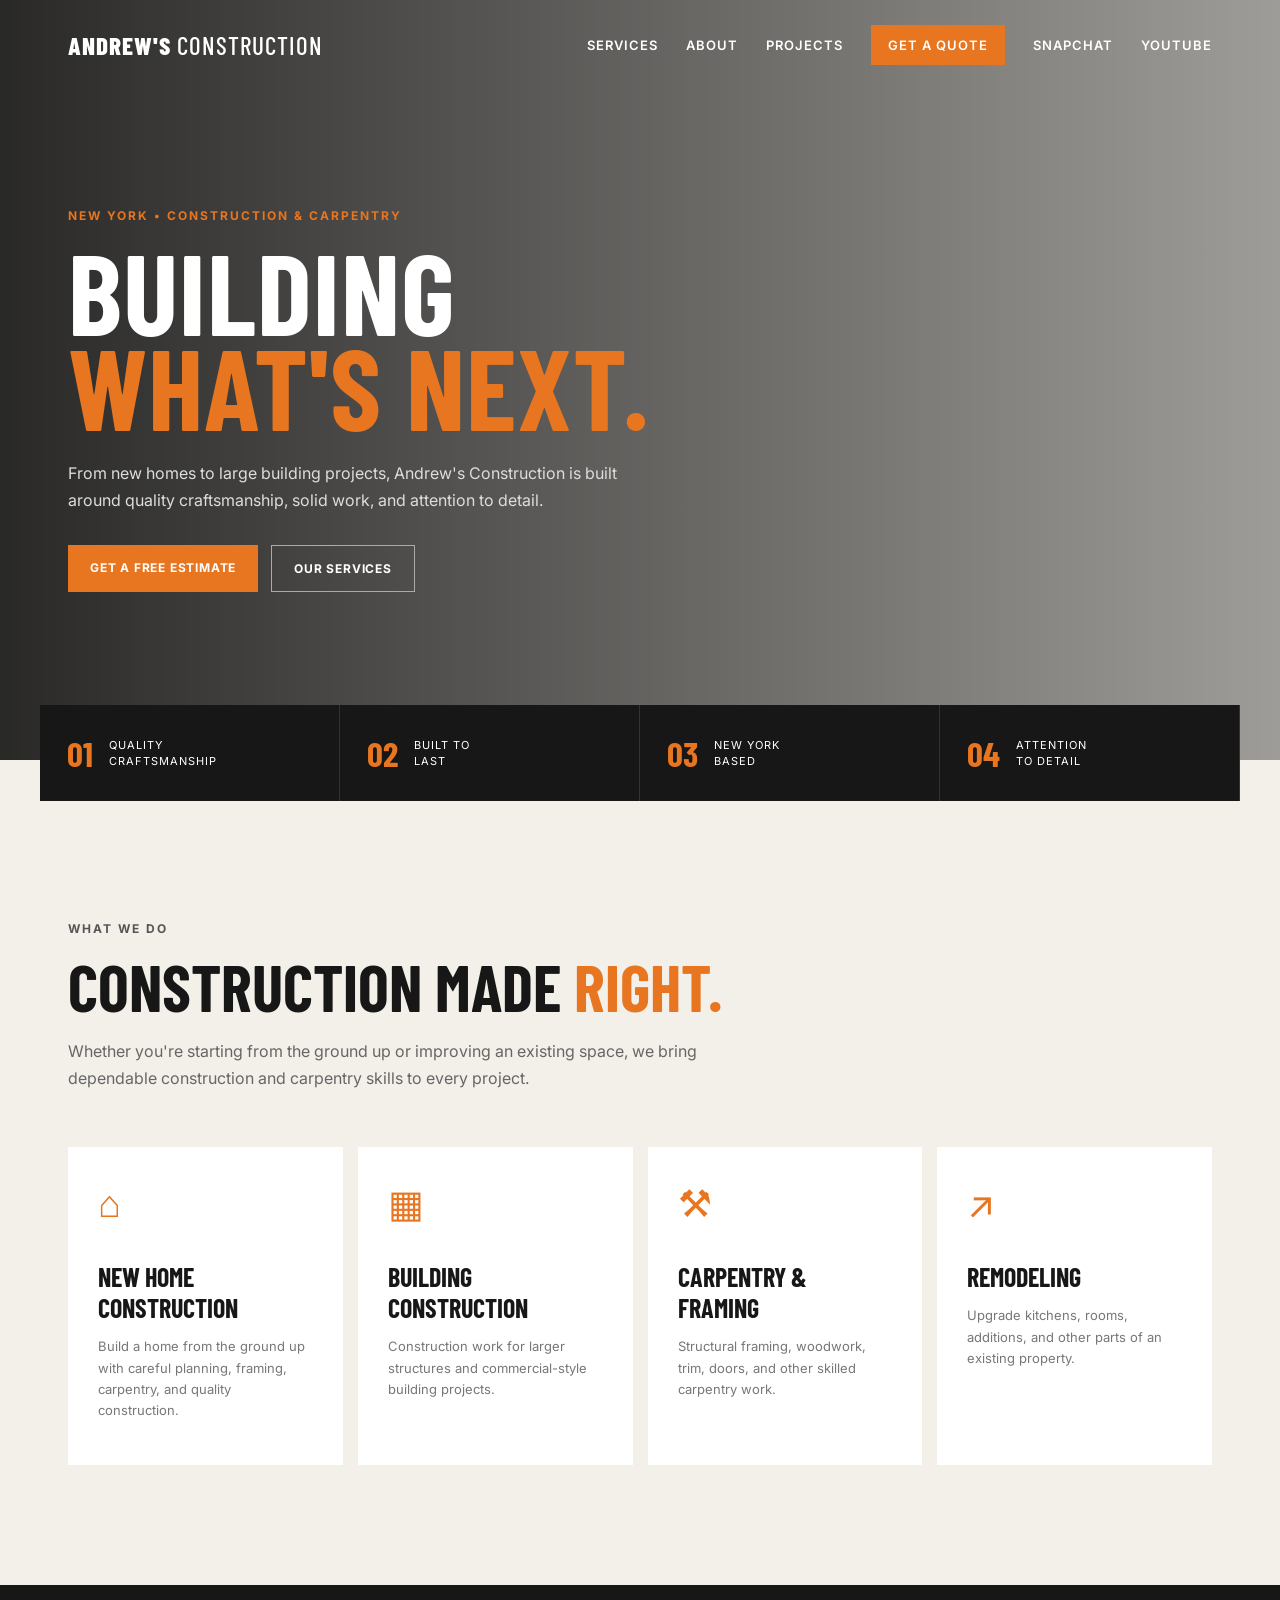
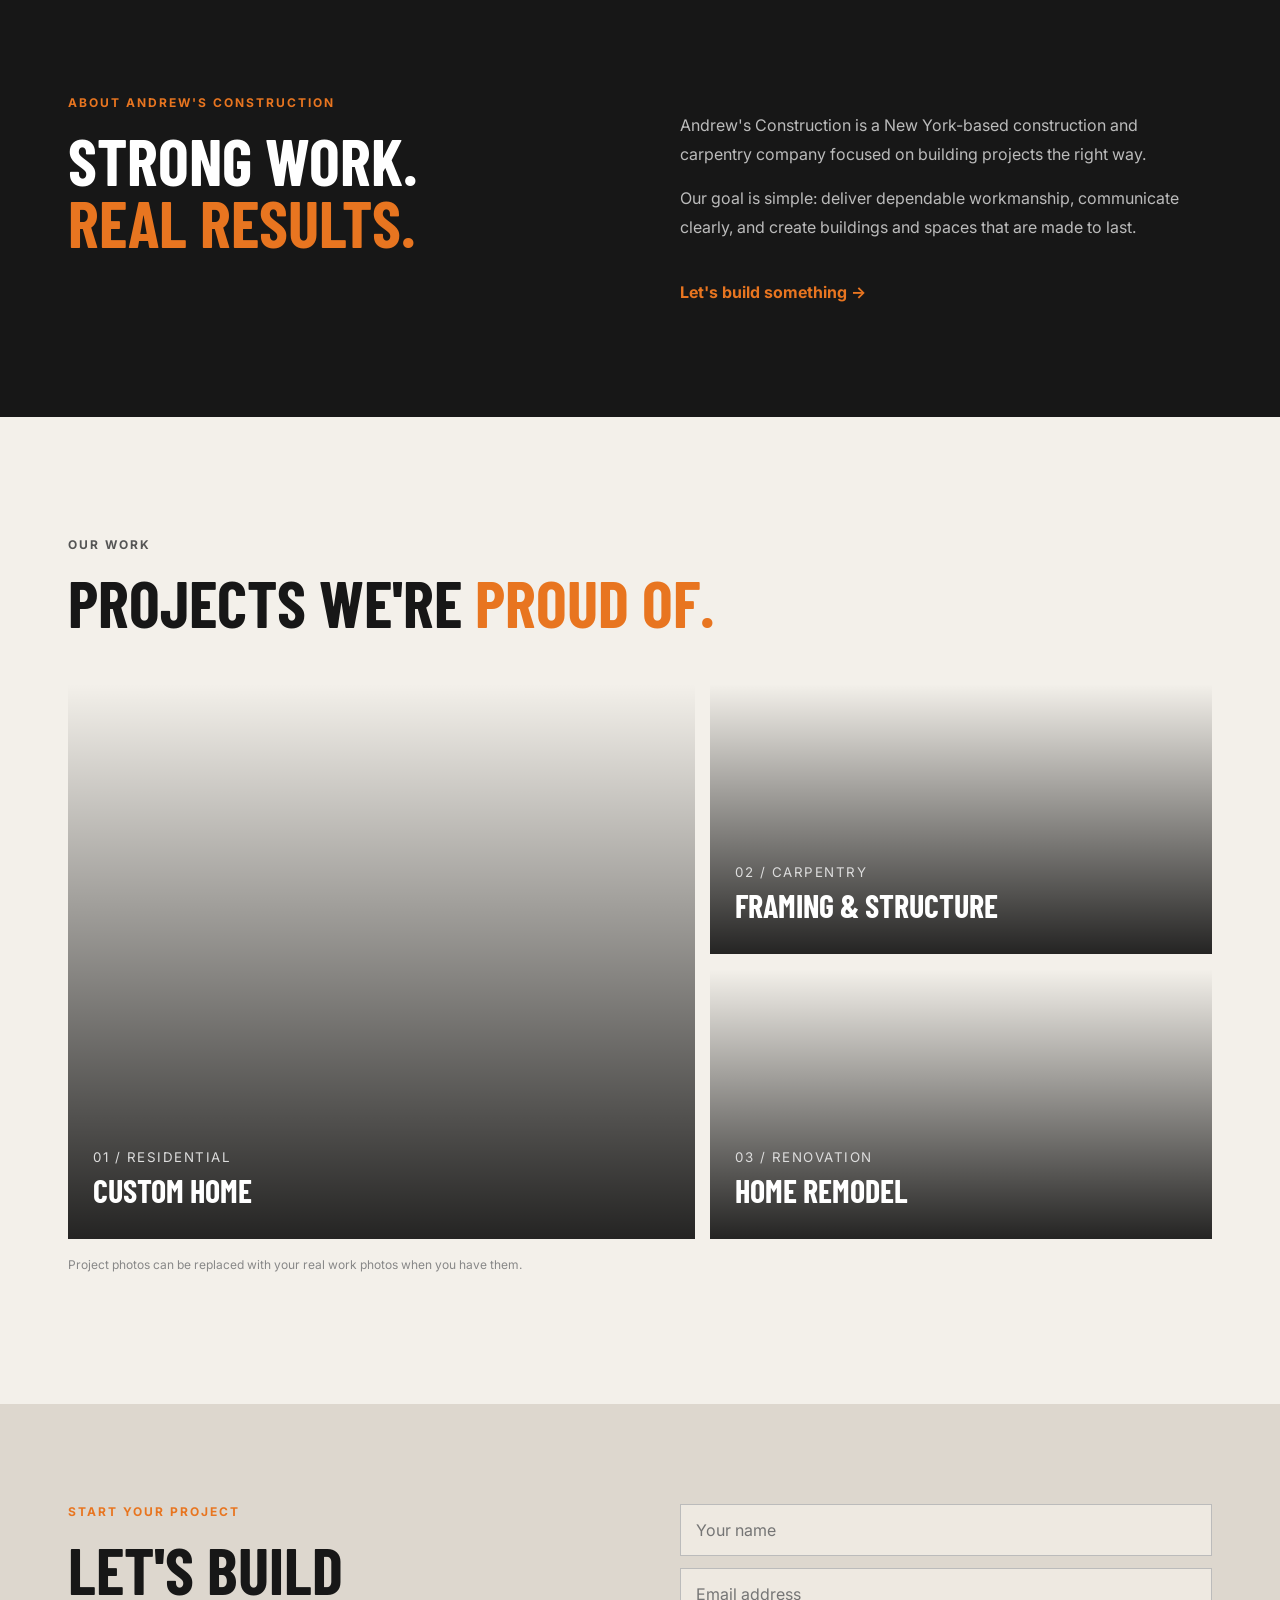
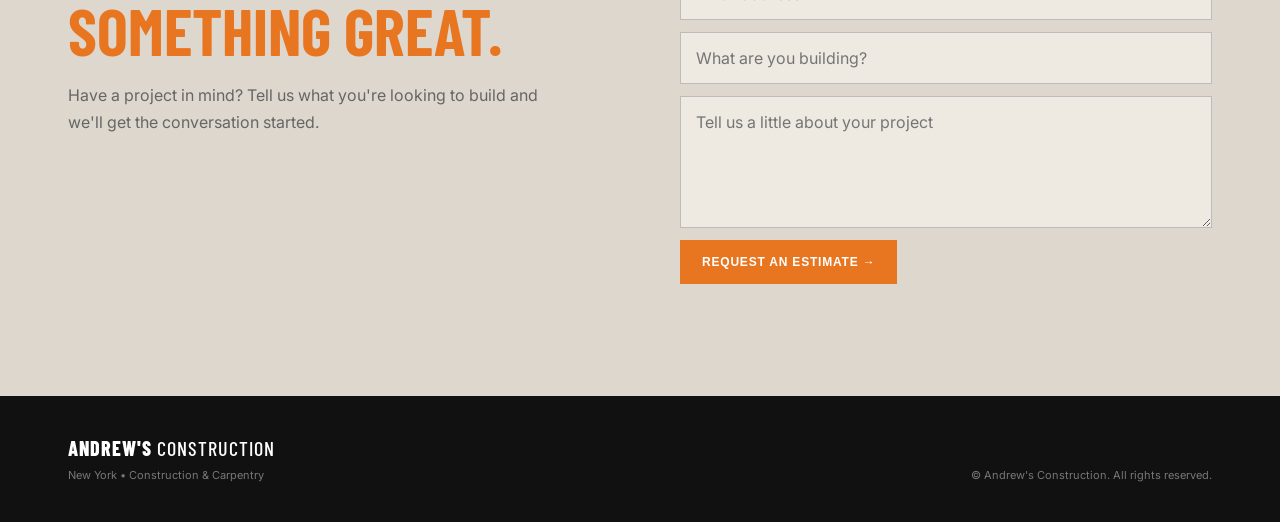
<file: index.html>
<!DOCTYPE html>
<html lang="en">
<head>
  <meta charset="UTF-8">
  <meta name="viewport" content="width=device-width, initial-scale=1.0">
  <title>Andrew's Construction | New York Construction & Carpentry</title>
  <meta name="description" content="Andrew's Construction — quality home building, carpentry, framing, remodeling and general construction in New York.">
  <link rel="stylesheet" href="style.css">
</head>
<body>
  <header>
    <nav class="nav">
      <a class="logo" href="#home">ANDREW'S <span>CONSTRUCTION</span></a>
      <div class="links">
  <a href="#services">Services</a>
  <a href="#about">About</a>
  <a href="#projects">Projects</a>
  <a class="nav-btn" href="#contact">Get a Quote</a>
  <a href="https://www.snapchat.com/add/construction120" target="_blank">Snapchat</a>
  <a href="https://www.youtube.com/" target="_blank">YouTube</a>
</div>
      <button class="menu" aria-label="Open menu">☰</button>
    </nav>
  </header>

  <main>
    <section id="home" class="hero">
      <div class="hero-overlay"></div>
      <div class="hero-content">
        <p class="eyebrow">NEW YORK • CONSTRUCTION & CARPENTRY</p>
        <h1>BUILDING<br><span>WHAT'S NEXT.</span></h1>
        <p class="hero-text">From new homes to large building projects, Andrew's Construction is built around quality craftsmanship, solid work, and attention to detail.</p>
        <div class="buttons">
          <a class="btn primary" href="#contact">Get a Free Estimate</a>
          <a class="btn secondary" href="#services">Our Services</a>
        </div>
      </div>
    </section>

    <section class="trust">
      <div><strong>01</strong><span>Quality<br>Craftsmanship</span></div>
      <div><strong>02</strong><span>Built to<br>Last</span></div>
      <div><strong>03</strong><span>New York<br>Based</span></div>
      <div><strong>04</strong><span>Attention<br>to Detail</span></div>
    </section>

    <section id="services" class="section">
      <p class="eyebrow dark">WHAT WE DO</p>
      <h2>Construction made <span>right.</span></h2>
      <p class="intro">Whether you're starting from the ground up or improving an existing space, we bring dependable construction and carpentry skills to every project.</p>
      <div class="cards">
        <article class="card"><div class="icon">⌂</div><h3>New Home Construction</h3><p>Build a home from the ground up with careful planning, framing, carpentry, and quality construction.</p></article>
        <article class="card"><div class="icon">▦</div><h3>Building Construction</h3><p>Construction work for larger structures and commercial-style building projects.</p></article>
        <article class="card"><div class="icon">⚒</div><h3>Carpentry & Framing</h3><p>Structural framing, woodwork, trim, doors, and other skilled carpentry work.</p></article>
        <article class="card"><div class="icon">↗</div><h3>Remodeling</h3><p>Upgrade kitchens, rooms, additions, and other parts of an existing property.</p></article>
      </div>
    </section>

    <section id="about" class="about">
      <div>
        <p class="eyebrow">ABOUT ANDREW'S CONSTRUCTION</p>
        <h2>Strong work.<br><span>Real results.</span></h2>
      </div>
      <div class="about-text">
        <p>Andrew's Construction is a New York-based construction and carpentry company focused on building projects the right way.</p>
        <p>Our goal is simple: deliver dependable workmanship, communicate clearly, and create buildings and spaces that are made to last.</p>
        <a class="text-link" href="#contact">Let's build something →</a>
      </div>
    </section>

    <section id="projects" class="section projects">
      <p class="eyebrow dark">OUR WORK</p>
      <h2>Projects we're <span>proud of.</span></h2>
      <div class="project-grid">
        <div class="project p1"><div><small>01 / RESIDENTIAL</small><h3>Custom Home</h3></div></div>
        <div class="project p2"><div><small>02 / CARPENTRY</small><h3>Framing & Structure</h3></div></div>
        <div class="project p3"><div><small>03 / RENOVATION</small><h3>Home Remodel</h3></div></div>
      </div>
      <p class="note">Project photos can be replaced with your real work photos when you have them.</p>
    </section>

    <section id="contact" class="contact">
      <div>
        <p class="eyebrow">START YOUR PROJECT</p>
        <h2>Let's build<br><span>something great.</span></h2>
        <p>Have a project in mind? Tell us what you're looking to build and we'll get the conversation started.</p>
      </div>
      <form action="https://formspree.io/f/meaekeqp" method="POST">
        <input type="text" id="name" placeholder="Your name" required>
        <input type="email" id="email" placeholder="Email address" required>
        <input type="text" id="project" placeholder="What are you building?" required>
        <textarea id="message" rows="5" placeholder="Tell us a little about your project"></textarea>
        <button class="btn primary" type="submit">Request an Estimate →</button>
        <p id="form-message" class="form-message"></p>
      </form>
    </section>
  </main>

  <footer>
    <div><a class="logo" href="#home">ANDREW'S <span>CONSTRUCTION</span></a><p>New York • Construction & Carpentry</p></div>
    <p>© <span id="year"></span> Andrew's Construction. All rights reserved.</p>
  </footer>
  <script src="script.js"></script>
</body>
</html>
</file>
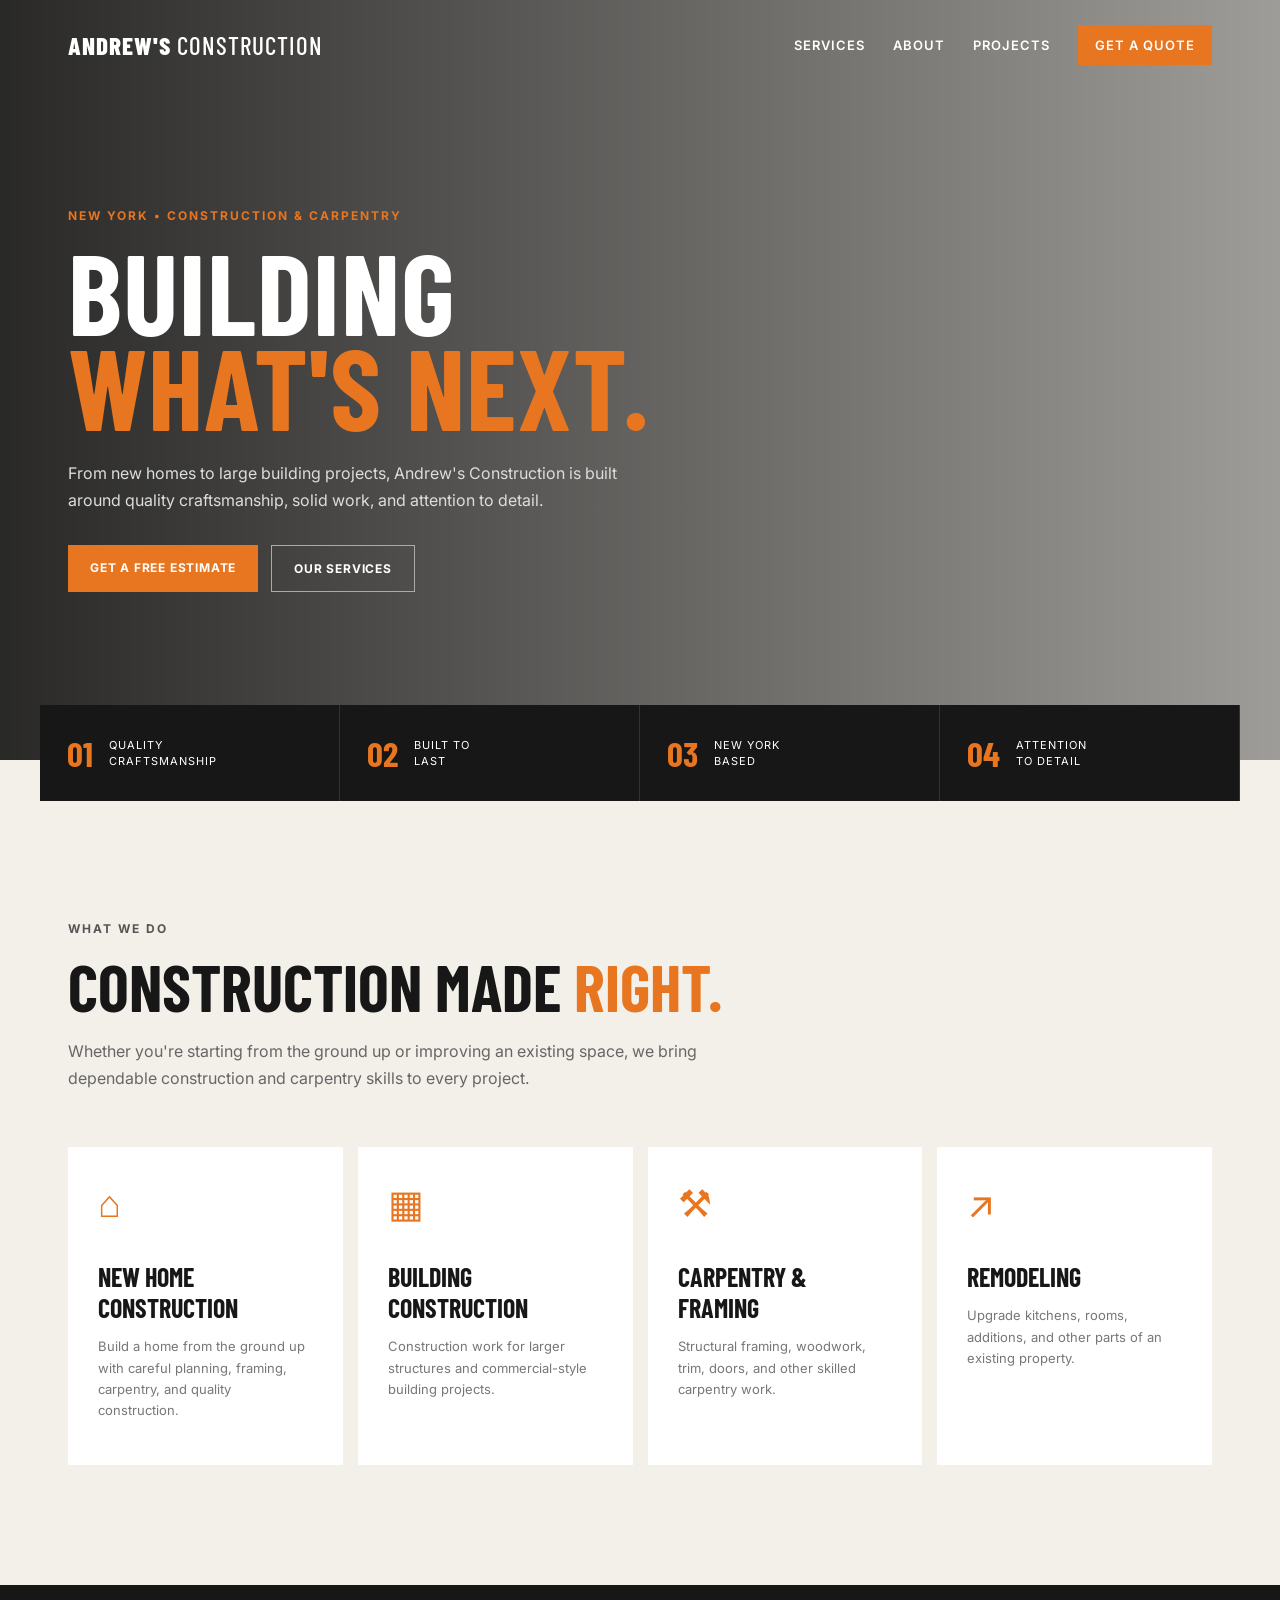
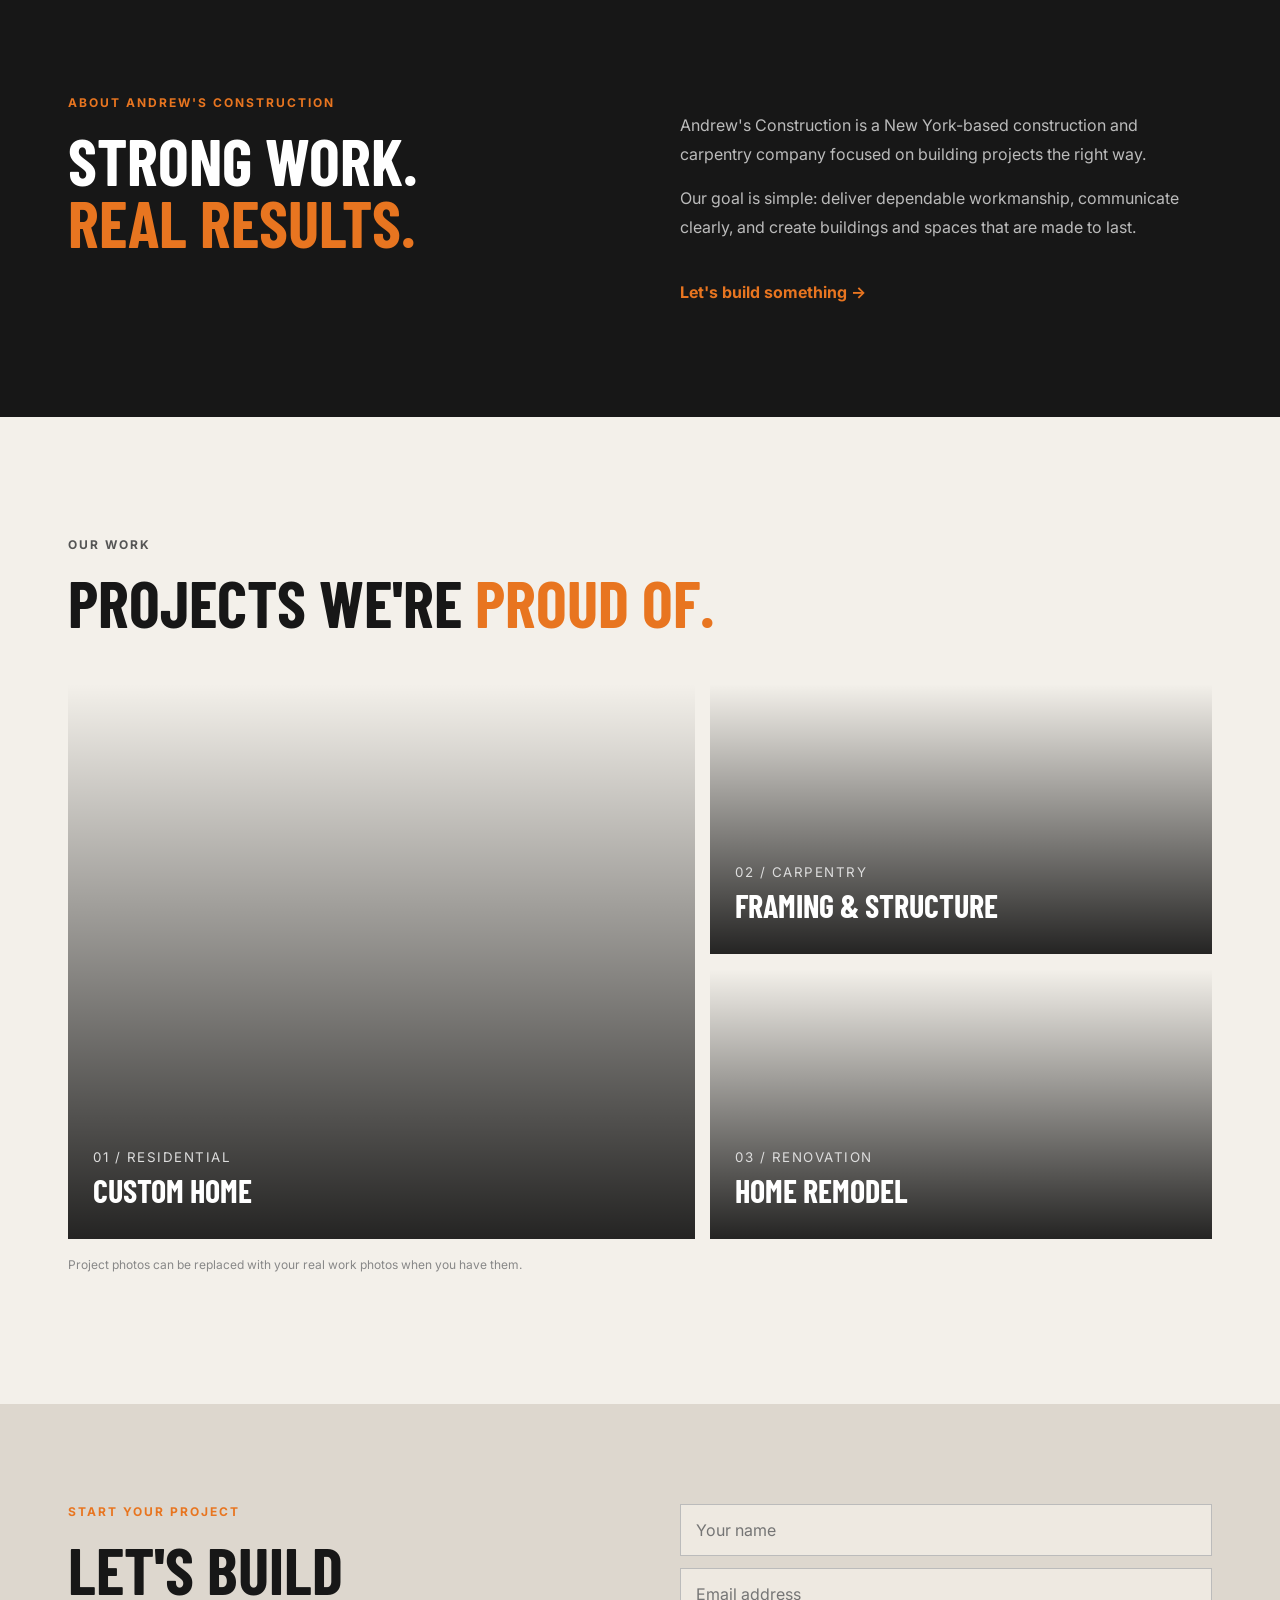
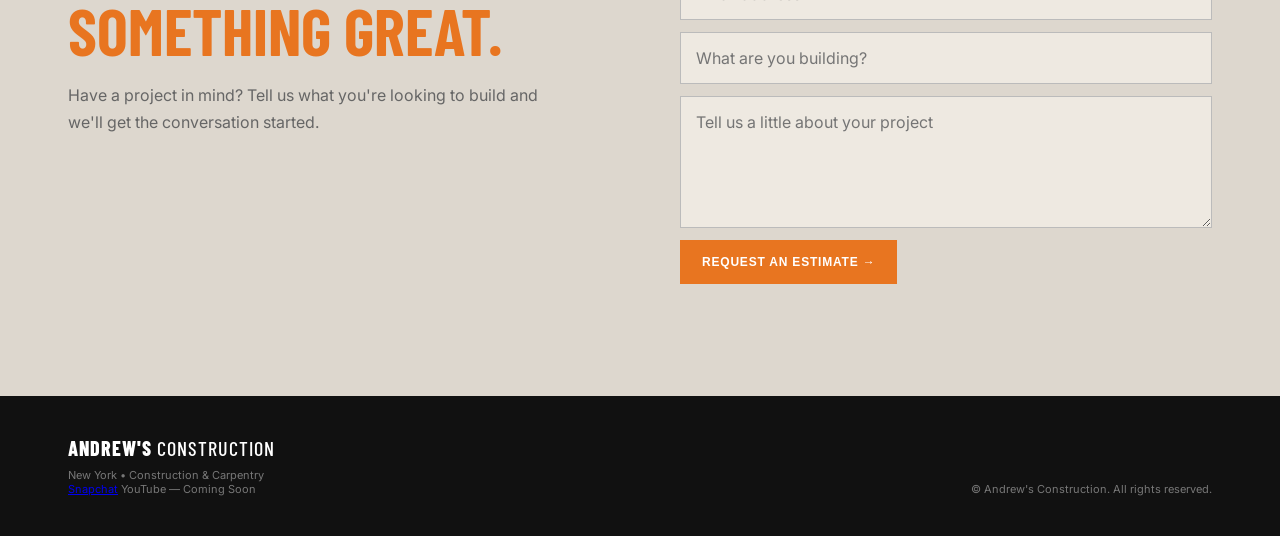
<file: index-2.html>
<!DOCTYPE html>
<html lang="en">
<head>
  <meta charset="UTF-8">
  <meta name="viewport" content="width=device-width, initial-scale=1.0">
  <title>Andrew's Construction | New York Construction & Carpentry</title>
  <meta name="description" content="Andrew's Construction — quality home building, carpentry, framing, remodeling and general construction in New York.">
  <link rel="stylesheet" href="style.css">
</head>
<body>
  <header>
    <nav class="nav">
      <a class="logo" href="#home">ANDREW'S <span>CONSTRUCTION</span></a>
      <div class="links">
        <a href="#services">Services</a>
        <a href="#about">About</a>
        <a href="#projects">Projects</a>
        <a class="nav-btn" href="#contact">Get a Quote</a>
      </div>
      <button class="menu" aria-label="Open menu">☰</button>
    </nav>
  </header>

  <main>
    <section id="home" class="hero">
      <div class="hero-overlay"></div>
      <div class="hero-content">
        <p class="eyebrow">NEW YORK • CONSTRUCTION & CARPENTRY</p>
        <h1>BUILDING<br><span>WHAT'S NEXT.</span></h1>
        <p class="hero-text">From new homes to large building projects, Andrew's Construction is built around quality craftsmanship, solid work, and attention to detail.</p>
        <div class="buttons">
          <a class="btn primary" href="#contact">Get a Free Estimate</a>
          <a class="btn secondary" href="#services">Our Services</a>
        </div>
      </div>
    </section>

    <section class="trust">
      <div><strong>01</strong><span>Quality<br>Craftsmanship</span></div>
      <div><strong>02</strong><span>Built to<br>Last</span></div>
      <div><strong>03</strong><span>New York<br>Based</span></div>
      <div><strong>04</strong><span>Attention<br>to Detail</span></div>
    </section>

    <section id="services" class="section">
      <p class="eyebrow dark">WHAT WE DO</p>
      <h2>Construction made <span>right.</span></h2>
      <p class="intro">Whether you're starting from the ground up or improving an existing space, we bring dependable construction and carpentry skills to every project.</p>
      <div class="cards">
        <article class="card"><div class="icon">⌂</div><h3>New Home Construction</h3><p>Build a home from the ground up with careful planning, framing, carpentry, and quality construction.</p></article>
        <article class="card"><div class="icon">▦</div><h3>Building Construction</h3><p>Construction work for larger structures and commercial-style building projects.</p></article>
        <article class="card"><div class="icon">⚒</div><h3>Carpentry & Framing</h3><p>Structural framing, woodwork, trim, doors, and other skilled carpentry work.</p></article>
        <article class="card"><div class="icon">↗</div><h3>Remodeling</h3><p>Upgrade kitchens, rooms, additions, and other parts of an existing property.</p></article>
      </div>
    </section>

    <section id="about" class="about">
      <div>
        <p class="eyebrow">ABOUT ANDREW'S CONSTRUCTION</p>
        <h2>Strong work.<br><span>Real results.</span></h2>
      </div>
      <div class="about-text">
        <p>Andrew's Construction is a New York-based construction and carpentry company focused on building projects the right way.</p>
        <p>Our goal is simple: deliver dependable workmanship, communicate clearly, and create buildings and spaces that are made to last.</p>
        <a class="text-link" href="#contact">Let's build something →</a>
      </div>
    </section>

    <section id="projects" class="section projects">
      <p class="eyebrow dark">OUR WORK</p>
      <h2>Projects we're <span>proud of.</span></h2>
      <div class="project-grid">
        <div class="project p1"><div><small>01 / RESIDENTIAL</small><h3>Custom Home</h3></div></div>
        <div class="project p2"><div><small>02 / CARPENTRY</small><h3>Framing & Structure</h3></div></div>
        <div class="project p3"><div><small>03 / RENOVATION</small><h3>Home Remodel</h3></div></div>
      </div>
      <p class="note">Project photos can be replaced with your real work photos when you have them.</p>
    </section>

    <section id="contact" class="contact">
      <div>
        <p class="eyebrow">START YOUR PROJECT</p>
        <h2>Let's build<br><span>something great.</span></h2>
        <p>Have a project in mind? Tell us what you're looking to build and we'll get the conversation started.</p>
      </div>
      <form onsubmit="sendMessage(event)">
        <input type="text" id="name" placeholder="Your name" required>
        <input type="email" id="email" placeholder="Email address" required>
        <input type="text" id="project" placeholder="What are you building?" required>
        <textarea id="message" rows="5" placeholder="Tell us a little about your project"></textarea>
        <button class="btn primary" type="submit">Request an Estimate →</button>
        <p id="form-message" class="form-message"></p>
      </form>
    </section>
  </main>

  <footer>
    <div>
      <a class="logo" href="#home">ANDREW'S <span>CONSTRUCTION</span></a>
      <p>New York • Construction & Carpentry</p>
      <div class="social-links" aria-label="Social media">
        <a class="social-btn" href="https://www.snapchat.com/add/construction120" target="_blank" rel="noopener noreferrer">Snapchat</a>
        <span class="social-btn coming-soon">YouTube — Coming Soon</span>
      </div>
    </div>
    <p>© <span id="year"></span> Andrew's Construction. All rights reserved.</p>
  </footer>
  <script src="script.js"></script>
</body>
</html>
</file>
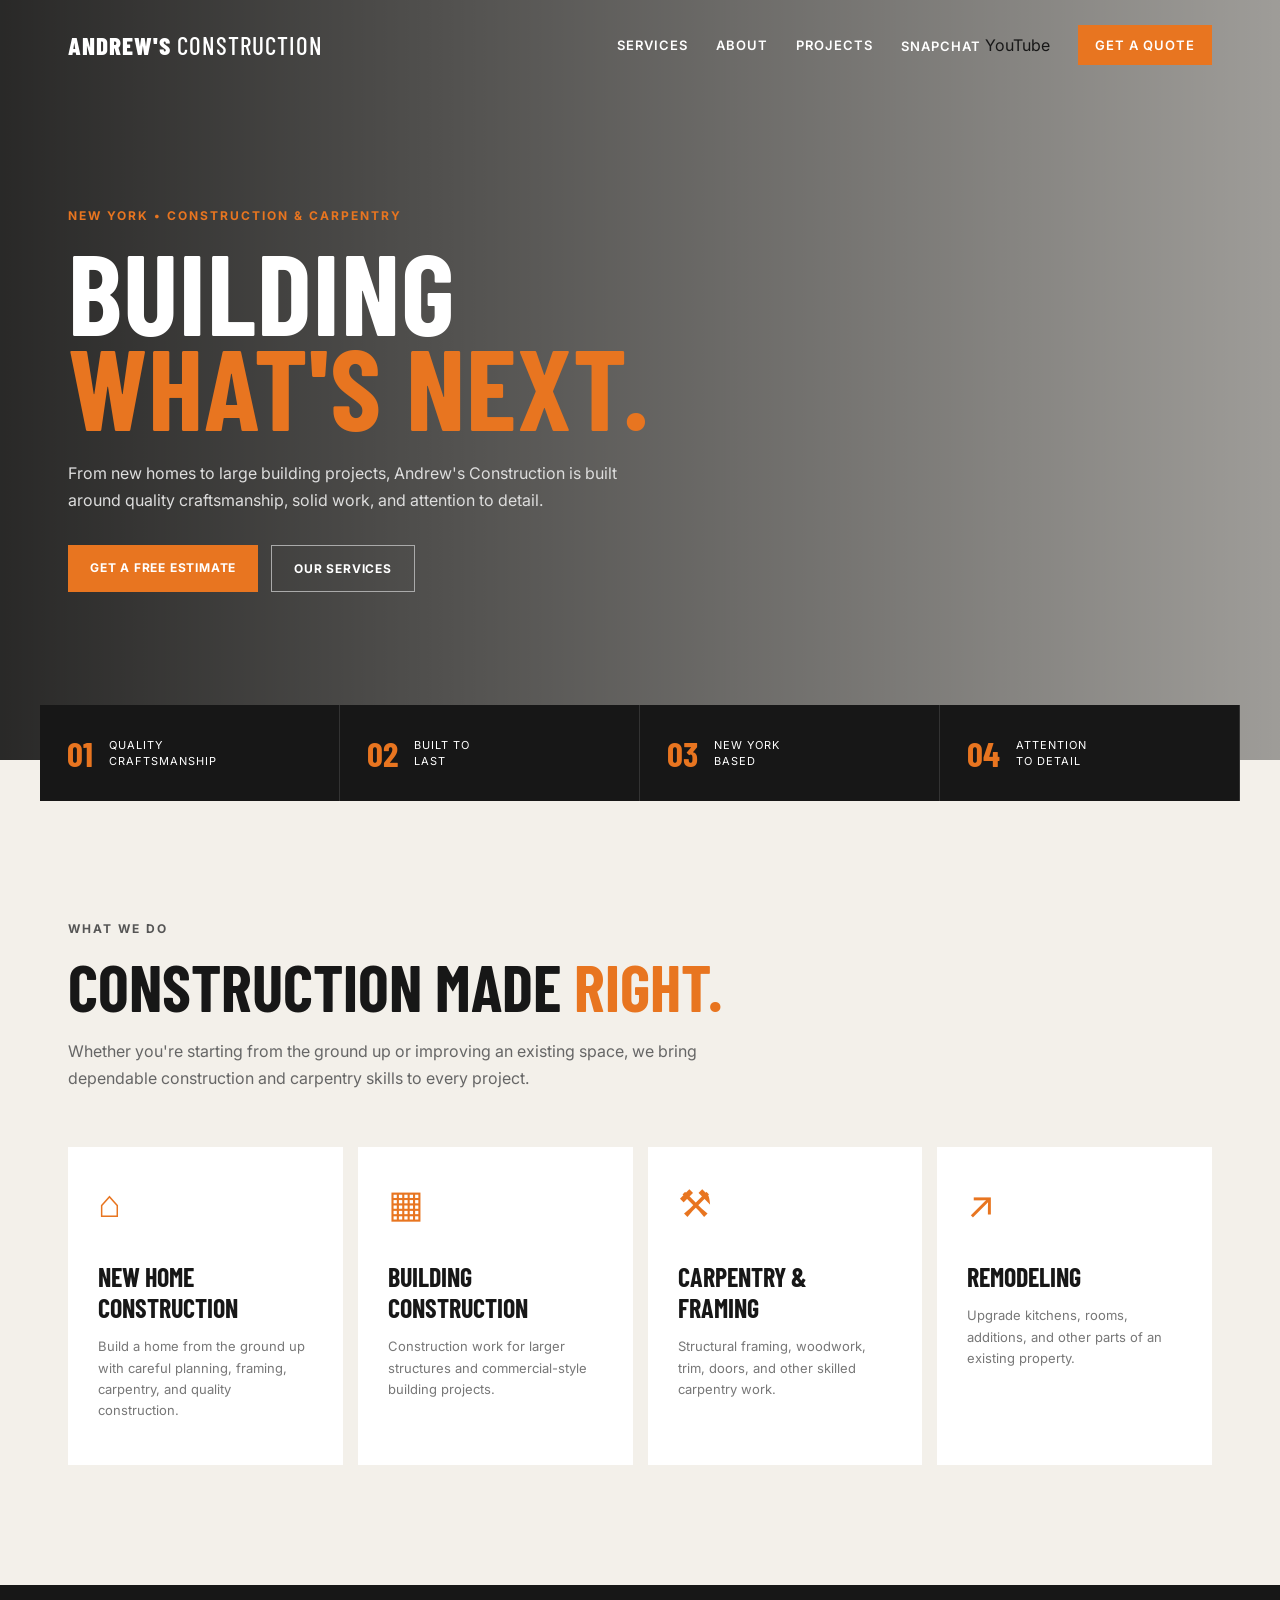
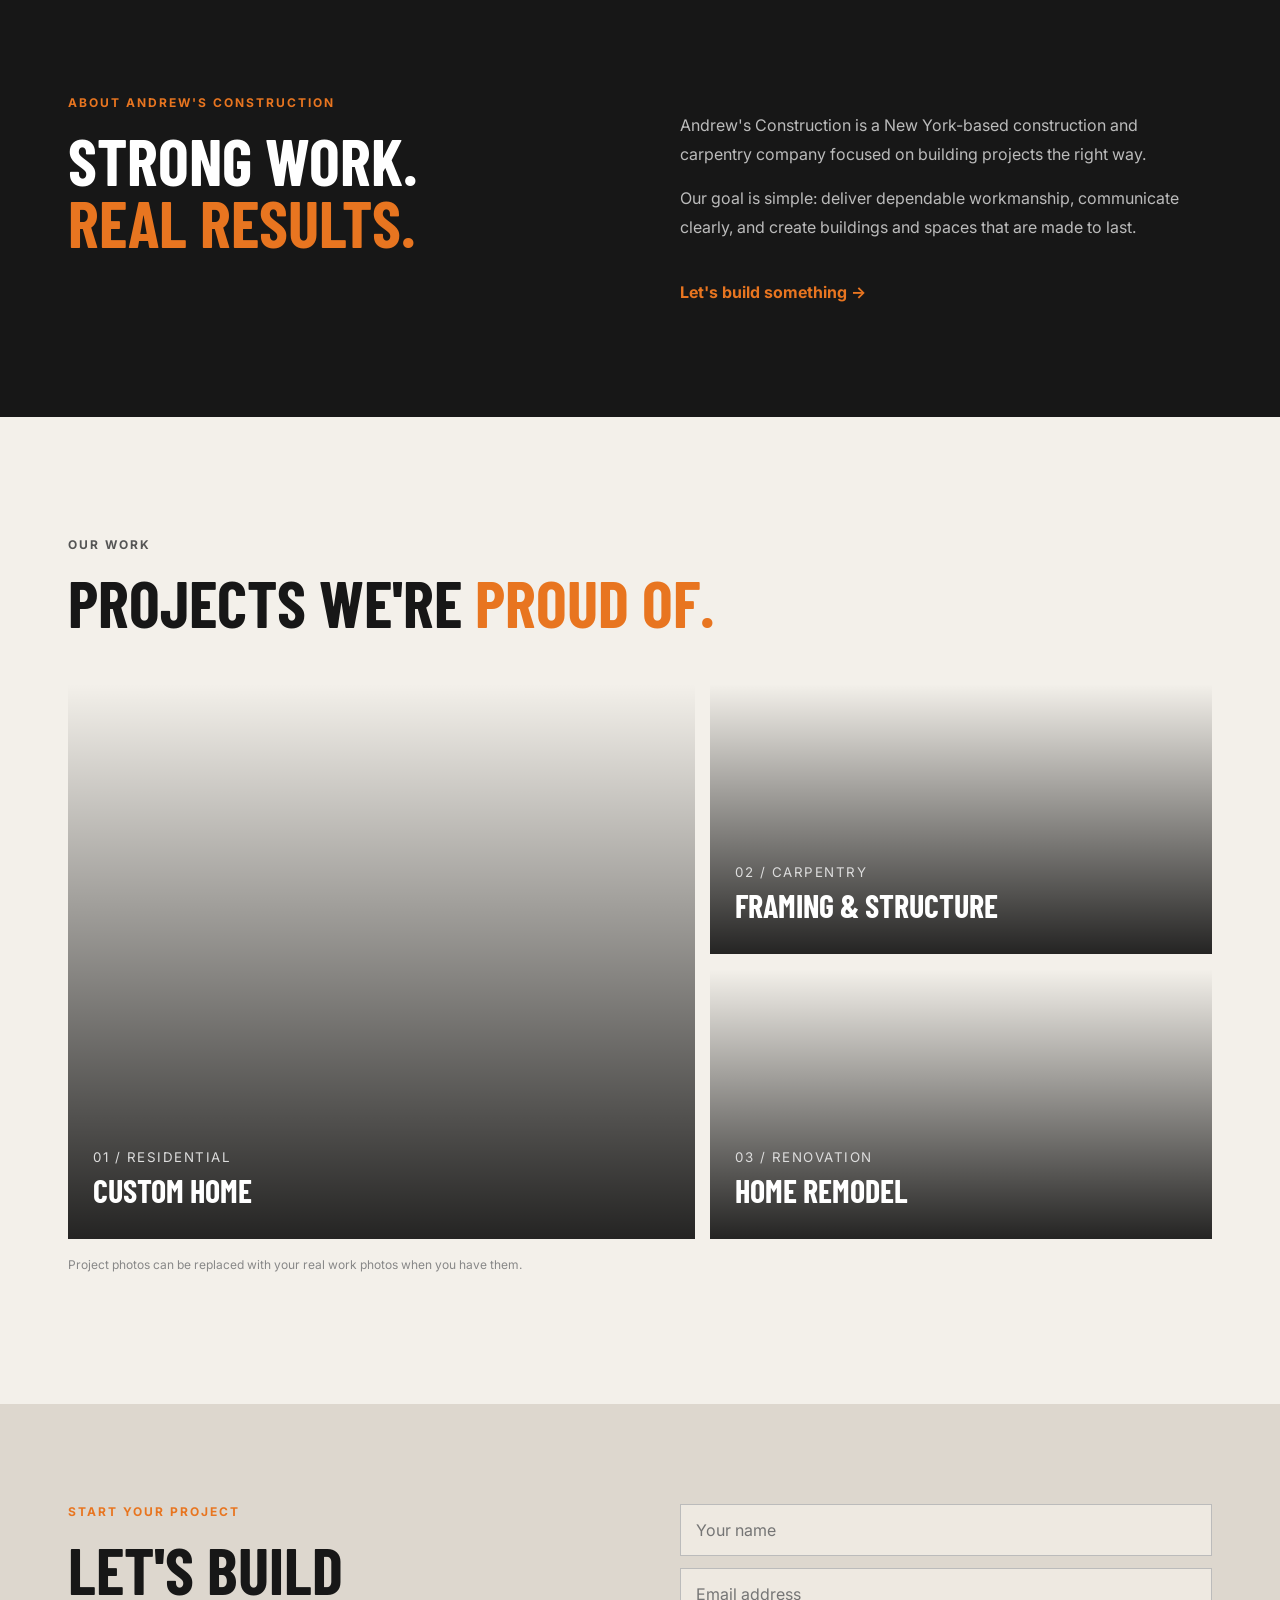
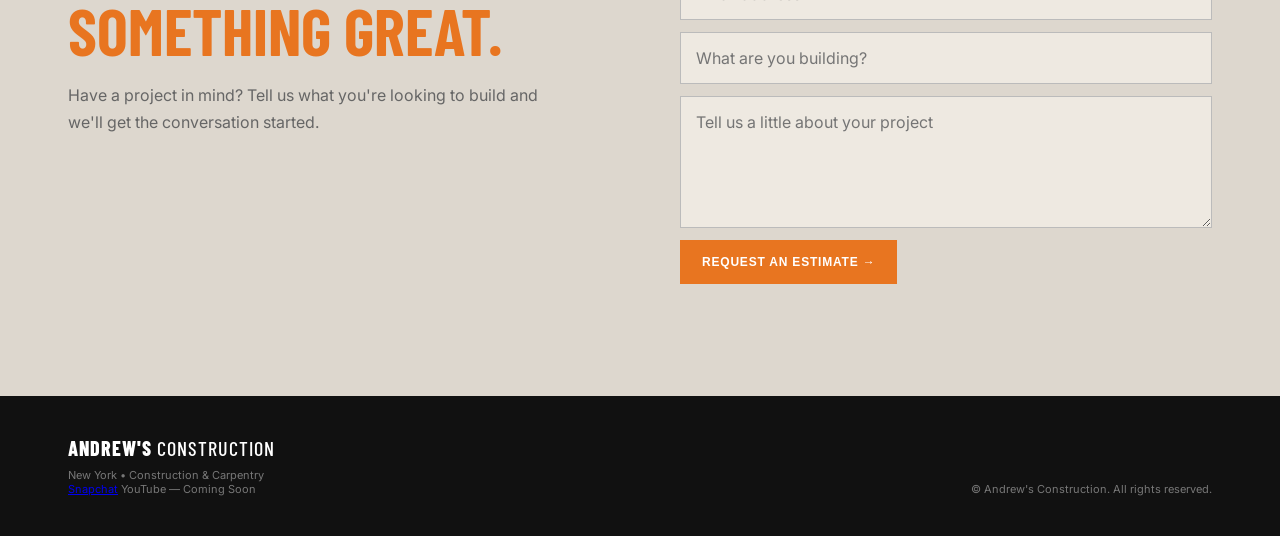
<file: index-3.html>
<!DOCTYPE html>
<html lang="en">
<head>
  <meta charset="UTF-8">
  <meta name="viewport" content="width=device-width, initial-scale=1.0">
  <title>Andrew's Construction | New York Construction & Carpentry</title>
  <meta name="description" content="Andrew's Construction — quality home building, carpentry, framing, remodeling and general construction in New York.">
  <link rel="stylesheet" href="style.css">
</head>
<body>
  <header>
    <nav class="nav">
      <a class="logo" href="#home">ANDREW'S <span>CONSTRUCTION</span></a>
      <div class="links">
        <a href="#services">Services</a>
        <a href="#about">About</a>
        <a href="#projects">Projects</a>
        <div class="top-socials" aria-label="Social media">
          <a class="top-social-btn" href="https://www.snapchat.com/add/construction120" target="_blank" rel="noopener noreferrer">Snapchat</a>
          <span class="top-social-btn youtube-coming-soon">YouTube</span>
        </div>
        <a class="nav-btn" href="#contact">Get a Quote</a>
      </div>
      <button class="menu" aria-label="Open menu">☰</button>
    </nav>
  </header>

  <main>
    <section id="home" class="hero">
      <div class="hero-overlay"></div>
      <div class="hero-content">
        <p class="eyebrow">NEW YORK • CONSTRUCTION & CARPENTRY</p>
        <h1>BUILDING<br><span>WHAT'S NEXT.</span></h1>
        <p class="hero-text">From new homes to large building projects, Andrew's Construction is built around quality craftsmanship, solid work, and attention to detail.</p>
        <div class="buttons">
          <a class="btn primary" href="#contact">Get a Free Estimate</a>
          <a class="btn secondary" href="#services">Our Services</a>
        </div>
      </div>
    </section>

    <section class="trust">
      <div><strong>01</strong><span>Quality<br>Craftsmanship</span></div>
      <div><strong>02</strong><span>Built to<br>Last</span></div>
      <div><strong>03</strong><span>New York<br>Based</span></div>
      <div><strong>04</strong><span>Attention<br>to Detail</span></div>
    </section>

    <section id="services" class="section">
      <p class="eyebrow dark">WHAT WE DO</p>
      <h2>Construction made <span>right.</span></h2>
      <p class="intro">Whether you're starting from the ground up or improving an existing space, we bring dependable construction and carpentry skills to every project.</p>
      <div class="cards">
        <article class="card"><div class="icon">⌂</div><h3>New Home Construction</h3><p>Build a home from the ground up with careful planning, framing, carpentry, and quality construction.</p></article>
        <article class="card"><div class="icon">▦</div><h3>Building Construction</h3><p>Construction work for larger structures and commercial-style building projects.</p></article>
        <article class="card"><div class="icon">⚒</div><h3>Carpentry & Framing</h3><p>Structural framing, woodwork, trim, doors, and other skilled carpentry work.</p></article>
        <article class="card"><div class="icon">↗</div><h3>Remodeling</h3><p>Upgrade kitchens, rooms, additions, and other parts of an existing property.</p></article>
      </div>
    </section>

    <section id="about" class="about">
      <div>
        <p class="eyebrow">ABOUT ANDREW'S CONSTRUCTION</p>
        <h2>Strong work.<br><span>Real results.</span></h2>
      </div>
      <div class="about-text">
        <p>Andrew's Construction is a New York-based construction and carpentry company focused on building projects the right way.</p>
        <p>Our goal is simple: deliver dependable workmanship, communicate clearly, and create buildings and spaces that are made to last.</p>
        <a class="text-link" href="#contact">Let's build something →</a>
      </div>
    </section>

    <section id="projects" class="section projects">
      <p class="eyebrow dark">OUR WORK</p>
      <h2>Projects we're <span>proud of.</span></h2>
      <div class="project-grid">
        <div class="project p1"><div><small>01 / RESIDENTIAL</small><h3>Custom Home</h3></div></div>
        <div class="project p2"><div><small>02 / CARPENTRY</small><h3>Framing & Structure</h3></div></div>
        <div class="project p3"><div><small>03 / RENOVATION</small><h3>Home Remodel</h3></div></div>
      </div>
      <p class="note">Project photos can be replaced with your real work photos when you have them.</p>
    </section>

    <section id="contact" class="contact">
      <div>
        <p class="eyebrow">START YOUR PROJECT</p>
        <h2>Let's build<br><span>something great.</span></h2>
        <p>Have a project in mind? Tell us what you're looking to build and we'll get the conversation started.</p>
      </div>
      <form onsubmit="sendMessage(event)">
        <input type="text" id="name" placeholder="Your name" required>
        <input type="email" id="email" placeholder="Email address" required>
        <input type="text" id="project" placeholder="What are you building?" required>
        <textarea id="message" rows="5" placeholder="Tell us a little about your project"></textarea>
        <button class="btn primary" type="submit">Request an Estimate →</button>
        <p id="form-message" class="form-message"></p>
      </form>
    </section>
  </main>

  <footer>
    <div>
      <a class="logo" href="#home">ANDREW'S <span>CONSTRUCTION</span></a>
      <p>New York • Construction & Carpentry</p>
      <div class="social-links" aria-label="Social media">
        <a class="social-btn" href="https://www.snapchat.com/add/construction120" target="_blank" rel="noopener noreferrer">Snapchat</a>
        <span class="social-btn coming-soon">YouTube — Coming Soon</span>
      </div>
    </div>
    <p>© <span id="year"></span> Andrew's Construction. All rights reserved.</p>
  </footer>
  <script src="script.js"></script>
</body>
</html>
</file>
<file: style.css>
@import url('https://fonts.googleapis.com/css2?family=Barlow+Condensed:wght@500;600;700;800&family=Inter:wght@400;500;600;700&display=swap');
:root{--orange:#e87520;--dark:#111;--cream:#f3f0ea;--gray:#777}
*{box-sizing:border-box}html{scroll-behavior:smooth}body{margin:0;font-family:Inter,Arial,sans-serif;color:#171717;background:var(--cream)}
header{position:absolute;z-index:10;width:100%;top:0}.nav{max-width:1200px;margin:auto;padding:25px 28px;display:flex;align-items:center;justify-content:space-between}.logo{font-family:"Barlow Condensed";font-size:25px;font-weight:800;letter-spacing:1px;color:white;text-decoration:none}.logo span{font-weight:500}.links{display:flex;align-items:center;gap:28px}.links a{color:white;text-decoration:none;font-size:13px;font-weight:600;text-transform:uppercase;letter-spacing:1px}.nav-btn{background:var(--orange);padding:12px 17px}.menu{display:none;background:none;border:0;color:white;font-size:28px}
.hero{min-height:760px;position:relative;display:flex;align-items:center;background:linear-gradient(90deg,rgba(0,0,0,.83),rgba(0,0,0,.35)),url("https://images.unsplash.com/photo-1503387762-592deb58ef4e?auto=format&fit=crop&w=2000&q=85") center/cover}
.hero-content{position:relative;max-width:1200px;width:100%;margin:auto;padding:120px 28px 80px;color:white}.eyebrow{font-size:12px;font-weight:700;letter-spacing:2px;color:var(--orange);margin:0 0 20px}.hero h1{font-family:"Barlow Condensed";font-size:clamp(65px,9vw,125px);line-height:.82;margin:0 0 28px;letter-spacing:1px}.hero h1 span,h2 span{color:var(--orange)}.hero-text{max-width:570px;line-height:1.7;color:#ddd}.buttons{display:flex;gap:13px;margin-top:30px}.btn{display:inline-block;border:0;text-decoration:none;padding:15px 22px;font-weight:700;text-transform:uppercase;letter-spacing:.8px;font-size:12px;cursor:pointer}.primary{background:var(--orange);color:white}.secondary{border:1px solid #aaa;color:white;background:transparent}.trust{background:#171717;color:white;display:grid;grid-template-columns:repeat(4,1fr);max-width:1200px;margin:-55px auto 0;position:relative}.trust div{padding:27px;border-right:1px solid #333;display:flex;gap:16px;align-items:center}.trust strong{font-family:"Barlow Condensed";font-size:35px;color:var(--orange)}.trust span{font-size:11px;text-transform:uppercase;letter-spacing:1px;line-height:1.5}
.section{max-width:1200px;margin:auto;padding:120px 28px}.eyebrow.dark{color:#555}.section h2,.about h2,.contact h2{font-family:"Barlow Condensed";font-size:65px;line-height:.95;margin:0 0 20px;text-transform:uppercase}.intro{max-width:650px;color:#666;line-height:1.7}.cards{display:grid;grid-template-columns:repeat(4,1fr);gap:15px;margin-top:55px}.card{background:white;padding:30px;min-height:270px;border-top:3px solid transparent;transition:.2s}.card:hover{border-top-color:var(--orange);transform:translateY(-4px)}.icon{font-size:38px;color:var(--orange);margin-bottom:35px}.card h3{font-family:"Barlow Condensed";font-size:26px;text-transform:uppercase;margin:0 0 10px}.card p{font-size:13px;color:#777;line-height:1.65}
.about{background:#171717;color:white;padding:110px max(28px,calc((100% - 1144px)/2));display:grid;grid-template-columns:1fr 1fr;gap:80px}.about-text{max-width:500px;color:#bbb;line-height:1.8}.text-link{display:inline-block;margin-top:20px;color:var(--orange);text-decoration:none;font-weight:700}.project-grid{display:grid;grid-template-columns:1.25fr 1fr;grid-template-rows:270px 270px;gap:15px;margin-top:50px}.project{position:relative;background-size:cover;background-position:center;display:flex;align-items:end;overflow:hidden}.project:after{content:"";position:absolute;inset:0;background:linear-gradient(transparent,rgba(0,0,0,.85))}.project div{position:relative;z-index:1;color:white;padding:25px}.project small{color:#ddd;letter-spacing:1.5px}.project h3{font-family:"Barlow Condensed";font-size:32px;margin:5px 0;text-transform:uppercase}.p1{grid-row:span 2;background-image:url("https://images.unsplash.com/photo-1600585154340-be6161a56a0c?auto=format&fit=crop&w=1200&q=80")}.p2{background-image:url("https://images.unsplash.com/photo-1541888946425-d81bb19240f5?auto=format&fit=crop&w=1000&q=80")}.p3{background-image:url("https://images.unsplash.com/photo-1600566753086-00f18fb6b3ea?auto=format&fit=crop&w=1000&q=80")}.note{font-size:12px;color:#888;margin-top:18px}
.contact{background:#ddd7ce;padding:100px max(28px,calc((100% - 1144px)/2));display:grid;grid-template-columns:1fr 1fr;gap:80px}.contact p:not(.eyebrow){color:#666;line-height:1.7;max-width:500px}.contact form{display:flex;flex-direction:column;gap:12px}.contact input,.contact textarea{border:1px solid #bbb;background:#eee9e1;padding:15px;font:inherit;outline:none}.contact input:focus,.contact textarea:focus{border-color:var(--orange)}.form-message{font-size:12px;margin:0!important}.contact .btn{width:max-content}footer{background:#111;color:#777;padding:40px max(28px,calc((100% - 1144px)/2));display:flex;justify-content:space-between;align-items:end;font-size:11px}footer .logo{font-size:20px}footer p{margin:8px 0 0}
@media(max-width:800px){.links{display:none}.menu{display:block}.hero{min-height:650px}.trust{grid-template-columns:1fr 1fr;margin:0}.trust div{padding:20px}.cards{grid-template-columns:1fr 1fr}.about,.contact{grid-template-columns:1fr;gap:30px}.project-grid{grid-template-columns:1fr;grid-template-rows:300px 220px 220px}.p1{grid-row:auto}.section{padding:80px 24px}.about,.contact{padding-left:24px;padding-right:24px}footer{flex-direction:column;align-items:flex-start;gap:25px}}
@media(max-width:500px){.cards{grid-template-columns:1fr}.trust{grid-template-columns:1fr 1fr}.hero h1{font-size:65px}.buttons{flex-direction:column}.buttons .btn{width:max-content}.section h2,.about h2,.contact h2{font-size:52px}}
</file>
